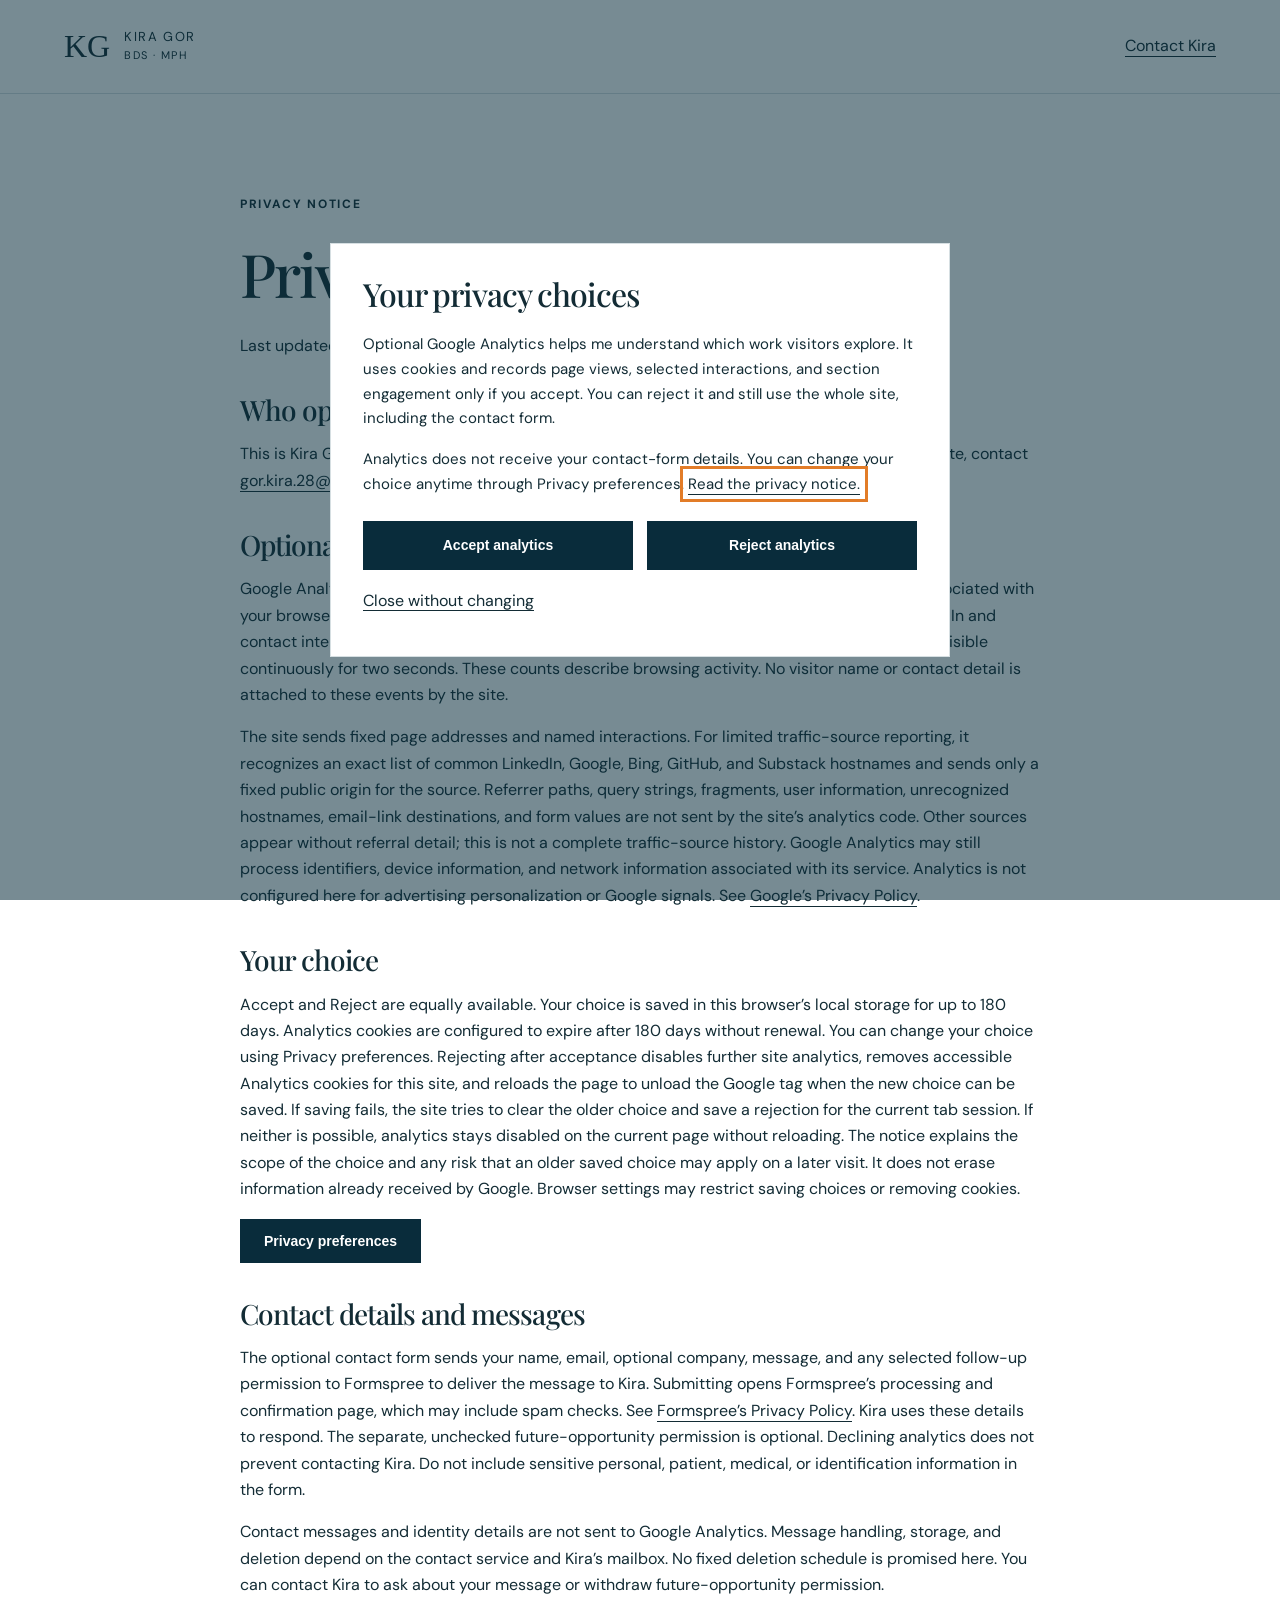
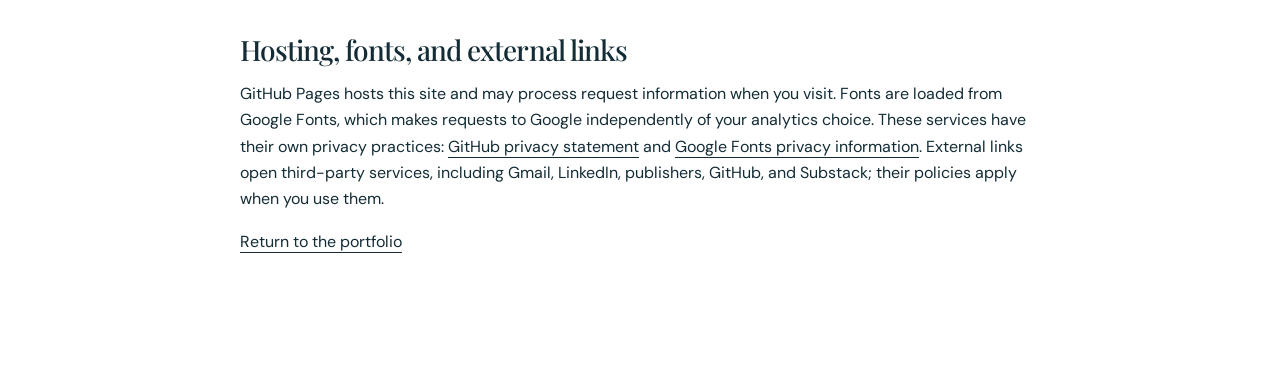
<file: privacy.html>
<!doctype html><html lang="en"><head><meta charset="utf-8"><meta name="viewport" content="width=device-width,initial-scale=1"><meta name="referrer" content="no-referrer"><title>Privacy · Kira Gor</title><link rel="icon" href="favicon.svg"><link rel="stylesheet" href="style.css"></head><body><header><a class="brand" href="index.html">KG<span>KIRA GOR<br><small>BDS · MPH</small></span></a><a href="index.html#contact">Contact Kira</a></header><main class="wrap section privacy-page"><p class="eyebrow">PRIVACY NOTICE</p><h1>Privacy, in plain language.</h1><p>Last updated: October 2, 2026</p><h2>Who operates this site</h2><p>This is Kira Gor’s professional portfolio. For questions about information submitted through this site, contact <a href="mailto:gor.kira.28@gmail.com">gor.kira.28@gmail.com</a>.</p><h2>Optional analytics</h2><p>Google Analytics is off until you accept. If you accept, Google receives technical information associated with your browser and requests, and the site records page views, selected publication, project, LinkedIn and contact interactions, and a section engagement event when at least half of a section heading is visible continuously for two seconds. These counts describe browsing activity. No visitor name or contact detail is attached to these events by the site.</p><p>The site sends fixed page addresses and named interactions. For limited traffic-source reporting, it recognizes an exact list of common LinkedIn, Google, Bing, GitHub, and Substack hostnames and sends only a fixed public origin for the source. Referrer paths, query strings, fragments, user information, unrecognized hostnames, email-link destinations, and form values are not sent by the site’s analytics code. Other sources appear without referral detail; this is not a complete traffic-source history. Google Analytics may still process identifiers, device information, and network information associated with its service. Analytics is not configured here for advertising personalization or Google signals. See <a href="https://policies.google.com/privacy" target="_blank" rel="noopener noreferrer">Google’s Privacy Policy</a>.</p><h2>Your choice</h2><p>Accept and Reject are equally available. Your choice is saved in this browser’s local storage for up to 180 days. Analytics cookies are configured to expire after 180 days without renewal. You can change your choice using Privacy preferences. Rejecting after acceptance disables further site analytics, removes accessible Analytics cookies for this site, and reloads the page to unload the Google tag when the new choice can be saved. If saving fails, the site tries to clear the older choice and save a rejection for the current tab session. If neither is possible, analytics stays disabled on the current page without reloading. The notice explains the scope of the choice and any risk that an older saved choice may apply on a later visit. It does not erase information already received by Google. Browser settings may restrict saving choices or removing cookies.</p><p><button type="button" class="button" data-open-privacy>Privacy preferences</button></p><h2>Contact details and messages</h2><p>The optional contact form sends your name, email, optional company, message, and any selected follow-up permission to Formspree to deliver the message to Kira. Submitting opens Formspree’s processing and confirmation page, which may include spam checks. See <a href="https://formspree.io/legal/privacy-policy/" target="_blank" rel="noopener noreferrer">Formspree’s Privacy Policy</a>. Kira uses these details to respond. The separate, unchecked future-opportunity permission is optional. Declining analytics does not prevent contacting Kira. Do not include sensitive personal, patient, medical, or identification information in the form.</p><p>Contact messages and identity details are not sent to Google Analytics. Message handling, storage, and deletion depend on the contact service and Kira’s mailbox. No fixed deletion schedule is promised here. You can contact Kira to ask about your message or withdraw future-opportunity permission.</p><h2>Hosting, fonts, and external links</h2><p>GitHub Pages hosts this site and may process request information when you visit. Fonts are loaded from Google Fonts, which makes requests to Google independently of your analytics choice. These services have their own privacy practices: <a href="https://docs.github.com/en/site-policy/privacy-policies/github-general-privacy-statement" target="_blank" rel="noopener noreferrer">GitHub privacy statement</a> and <a href="https://developers.google.com/fonts/faq/privacy" target="_blank" rel="noopener noreferrer">Google Fonts privacy information</a>. External links open third-party services, including Gmail, LinkedIn, publishers, GitHub, and Substack; their policies apply when you use them.</p><p><a href="index.html">Return to the portfolio</a></p></main><dialog id="privacy-choices" aria-labelledby="privacy-heading" aria-describedby="privacy-description"><h2 id="privacy-heading">Your privacy choices</h2><p id="privacy-description">Optional Google Analytics helps me understand which work visitors explore. It uses cookies and records page views, selected interactions, and section engagement only if you accept. You can reject it and still use the whole site, including the contact form.</p><p>Analytics does not receive your contact-form details. You can change your choice anytime through Privacy preferences. <a href="privacy.html">Read the privacy notice.</a></p><p id="privacy-save-warning" role="alert" hidden></p><div class="privacy-buttons"><button type="button" class="button" id="accept-analytics">Accept analytics</button><button type="button" class="button" id="reject-analytics">Reject analytics</button></div><button type="button" class="privacy-link" id="close-privacy">Close without changing</button></dialog><p id="privacy-status" class="sr-only" role="status" aria-live="polite"></p><script src="site-config.js"></script><script src="privacy-controls.js"></script></body></html>
</file>
<file: style.css>
@import url('https://fonts.googleapis.com/css2?family=DM+Sans:wght@400;500;600;700&family=Playfair+Display:ital,wght@0,500;0,600;0,700;1,500;1,600&display=swap');
:root{--ink:#132c35;--navy:#092c3b;--blue:#005b73;--lime:#d9ef78;--paper:#f6f8f9;--muted:#53666d;--line:#d6dfe2}*{box-sizing:border-box}html{scroll-behavior:smooth;scroll-padding-top:100px}body{margin:0;color:var(--ink);background:#fff;font:16px/1.65 'DM Sans',Arial,sans-serif}a{color:inherit;text-underline-offset:5px}button,a{touch-action:manipulation}a:focus-visible,button:focus-visible,summary:focus-visible{outline:3px solid #e27c28;outline-offset:5px}h1,h2,h3,h4,p,figure{margin:0}h1,h2,h3{line-height:1.12;letter-spacing:-.035em}h1,h2{font-family:'Playfair Display',Georgia,serif;font-weight:500}em{font-weight:500;color:var(--blue)}p{margin-bottom:1rem}img{max-width:100%;display:block}header{display:flex;align-items:center;justify-content:space-between;padding:20px 5%;border-bottom:1px solid var(--line);gap:24px}.brand{display:flex;gap:14px;align-items:center;font-family:Georgia,serif;font-size:32px;text-decoration:none}.brand>span{font-family:'DM Sans',Arial,sans-serif;font-size:13px;line-height:1.4;letter-spacing:.12em}.brand small{font-size:11px;letter-spacing:.13em;font-weight:400}nav{display:flex;gap:28px;align-items:center;font-size:14px}nav a{text-decoration:none}.nav-contact{border:1px solid var(--ink);padding:10px 18px}.wrap{width:min(1180px,90%);margin:auto}.hero{display:grid;grid-template-columns:1.35fr 1fr;gap:7%;padding:70px 0 64px;align-items:center}.eyebrow{font-size:12px;font-weight:700;letter-spacing:.14em;line-height:1.8;margin-bottom:25px}.hero h1{font-size:clamp(42px,5.3vw,76px)}.lead{font-size:19px;line-height:1.7;max-width:555px;margin-top:28px;color:var(--muted)}.actions{display:flex;align-items:center;gap:27px;margin:34px 0}.button{display:inline-block;background:var(--navy);color:white;text-decoration:none;padding:13px 23px;border:1px solid var(--navy);font-size:14px;font-weight:600;transition:background .2s}.button:hover{background:#126478}.text-link{font-size:14px;font-weight:600}.location{font-size:12px;color:var(--muted)}.portrait{position:relative;padding:0 0 28px 26px}.portrait:before{content:'';position:absolute;left:0;bottom:0;width:82%;height:80%;background:var(--lime);z-index:-1}.portrait img{width:100%;height:470px;object-fit:cover;object-position:50% 32%;border-radius:140px 140px 0 0}.portrait figcaption{background:var(--navy);color:white;padding:20px 24px;position:relative;margin:-22px 20px 0 -12px;display:grid;gap:3px}.portrait figcaption span{font-size:12px}.portrait figcaption span:first-child{font-size:10px;letter-spacing:.13em;color:var(--lime)}.portrait strong{font-family:Georgia,serif;font-size:23px;font-weight:400}.proof-strip{background:var(--navy);color:white}.proof-inner{display:flex;justify-content:space-between;padding:28px 0;gap:35px}.proof-inner>a{display:flex;align-items:center;gap:17px;margin:0}.proof-inner strong{font:42px/1 Georgia,serif;color:var(--lime)}.proof-inner span{font-size:13px;max-width:190px}.section{padding-top:100px;padding-bottom:100px}.section-head{margin-bottom:44px;max-width:700px}.section-head h2{font-size:clamp(36px,4vw,54px);margin-bottom:20px}.section-head>p:last-child{color:var(--muted);font-size:18px;max-width:580px}.section-head .eyebrow{margin-bottom:15px}.feature{border:1px solid var(--line);padding:36px}.feature-top{display:flex;justify-content:space-between;gap:15px;margin-bottom:28px}.tag,.issue{font-size:11px;font-weight:700;letter-spacing:.1em}.tag{color:var(--blue)}.issue{color:var(--muted)}.atlas{background:var(--paper)}.atlas h3{font-size:42px;margin-bottom:20px}.feature-intro{max-width:650px;color:var(--muted)}.image-link{display:block;background:white;margin:30px -4px}.image-link img{width:100%}.project-bottom{display:grid;grid-template-columns:repeat(3,1fr);gap:30px;margin:32px 0 15px}.project-bottom h4{font-size:14px;margin-bottom:10px}.project-bottom p{font-size:14px;color:var(--muted)}details{border-top:1px solid var(--line);border-bottom:1px solid var(--line);padding:20px 0}summary{cursor:pointer;font-weight:600;font-size:14px}.detail-grid{display:grid;grid-template-columns:1fr 1fr;gap:25px;margin-top:25px;font-size:14px}.detail-grid img{width:100%;align-self:start}.caution{font-size:12px;color:var(--muted);line-height:1.7}.project-footer{display:flex;justify-content:space-between;gap:25px;align-items:center;padding-top:25px}.chips{display:flex;gap:8px;flex-wrap:wrap}.chips span{border:1px solid #bdccd1;border-radius:30px;padding:4px 10px;font-size:11px}.award{margin-top:28px;display:grid;grid-template-columns:1fr 1fr;gap:45px;align-items:center}.award h3{font:40px/1.15 'Playfair Display',Georgia,serif;letter-spacing:-.03em;margin-bottom:22px}.award .eyebrow{font-size:11px;margin-bottom:16px}.award p{font-size:15px}.award blockquote{margin:23px 0;padding-left:18px;border-left:3px solid var(--lime);font-size:14px}.award .award-label{font-weight:700;font-size:13px}.award .caution{font-size:12px}.award img{width:100%}.award figcaption{font-size:12px;color:var(--muted);margin-top:10px}.research-band{background:var(--navy);color:white}.research-band em{color:var(--lime)}.research-band .section-head>p:last-child{color:#b8cbd1}.papers{display:grid;grid-template-columns:repeat(3,1fr);gap:30px}.papers>a{border-top:1px solid #52717a;padding-top:24px;text-decoration:none;display:flex;flex-direction:column;gap:22px}.paper-year{display:flex;gap:18px;align-items:center;font-size:14px;color:#c3d3d8}.paper-year b{font-size:10px;letter-spacing:.08em;border:1px solid #52717a;padding:3px 8px;color:var(--lime)}.papers h3{font:25px/1.35 Georgia,serif;letter-spacing:0}.papers p{color:#c3d3d8;font-size:14px;margin:0}.papers>a>span:last-child{font-size:12px;color:#a2c0c9;margin-top:auto}.papers a:hover h3{text-decoration:underline;text-underline-offset:5px}.writing-grid{display:grid;grid-template-columns:1.2fr 1fr;gap:60px}.demo{background:var(--paper);padding:35px;border-top:4px solid var(--lime)}.demo h3{font-size:30px;margin:17px 0}.demo p{font-size:14px}.demo .caution{font-size:12px}.demo>a{font-size:12px}.toggle{display:flex;gap:5px;flex-wrap:wrap;margin:24px 0}.toggle button{font:12px 'DM Sans',Arial,sans-serif;padding:9px 11px;cursor:pointer;border:1px solid #b5c6cc;background:white;color:var(--ink)}.toggle .selected{background:var(--navy);color:white}.rate{margin-bottom:20px}.rate-label{display:flex;justify-content:space-between;font-size:13px}.bar-track{height:13px;background:#dce5e8;margin-top:7px}.bar{height:100%;background:var(--blue);transition:width .35s}.rate:nth-child(2) .bar{background:#89a7b1}#rates{min-height:124px}.writing-list>a:not(.button){display:block;text-decoration:none;padding:0 0 30px;margin-bottom:30px;border-bottom:1px solid var(--line)}.writing-list span{font-size:11px;color:var(--blue);letter-spacing:.12em}.writing-list h3{font:27px/1.25 Georgia,serif;margin:14px 0}.writing-list p{font-size:15px;color:var(--muted)}.writing-list>a:hover h3{text-decoration:underline}.experience-band{background:var(--paper)}.timeline article{display:grid;grid-template-columns:230px 1fr;gap:35px;padding:26px 0;border-top:1px solid var(--line)}.timeline time{font-size:12px;letter-spacing:.07em;color:var(--muted);padding-top:5px}.timeline h3{font-size:23px}.timeline h4{font-size:14px;font-weight:500;color:var(--blue);margin:8px 0}.timeline p{font-size:15px;margin:0;color:var(--muted);max-width:680px}.education{border-top:2px solid var(--ink);display:grid;grid-template-columns:repeat(3,1fr);gap:30px;margin-top:40px;padding-top:30px;font-size:14px}.evidence-grid{display:grid;grid-template-columns:repeat(3,1fr);gap:35px}.evidence-grid article{border-top:1px solid var(--line);padding-top:20px}.index{font:28px Georgia,serif;color:var(--blue)}.evidence-grid h3{font-size:21px;margin:20px 0 16px}.evidence-grid p{font-size:14px;color:var(--muted)}.evidence-grid a{font-size:14px;font-weight:600}.evidence-note{font-size:12px;color:var(--muted);margin:40px 0 0;max-width:850px}.contact{background:var(--navy);color:white;padding:80px 0}.contact h2{font-size:clamp(37px,4.5vw,64px);margin-bottom:25px}.contact em{color:var(--lime)}.contact p{max-width:670px;color:#c3d3d8}.contact .eyebrow{color:var(--lime)}.contact .sponsorship{font-size:14px}.light{background:var(--lime);color:var(--ink);border-color:var(--lime);margin-top:15px}.light:hover{background:white}.socials{display:flex;gap:28px;font-size:14px;margin-top:30px}footer{display:flex;justify-content:space-between;gap:20px;padding-top:28px;padding-bottom:28px;font-size:12px;color:var(--muted)}.skip{position:absolute;top:-100px;background:white;padding:12px;z-index:10}.skip:focus{top:0}@media(max-width:850px){nav{gap:15px}nav a{font-size:12px}.hero{gap:30px}.portrait img{height:400px}.hero h1{font-size:48px}.proof-inner{gap:20px}.proof-inner strong{font-size:32px}.proof-inner span{font-size:11px}.award{gap:25px;padding:25px}.papers{gap:22px}.writing-grid{gap:25px}.timeline article{grid-template-columns:180px 1fr}}@media(max-width:600px){header{padding:16px 5%;align-items:flex-start}.brand{font-size:28px}.brand>span{font-size:11px}nav{justify-content:flex-end;gap:12px;flex-wrap:wrap;max-width:210px}nav .nav-contact{padding:0;border:0}.hero{grid-template-columns:1fr;padding:42px 0}.hero h1{font-size:48px}.lead{font-size:17px}.hero .eyebrow{font-size:10px}.portrait{max-width:370px;width:100%;margin:10px auto 0}.portrait img{height:400px}.location{font-size:11px}.proof-inner{align-items:flex-start;padding:25px 0;gap:12px}.proof-inner>a{display:block;flex:1}.proof-inner strong{display:block;margin-bottom:8px;font-size:32px}.proof-inner span{display:block;font-size:11px}.section{padding-top:65px;padding-bottom:65px}.section-head h2{font-size:39px}.section-head>p:last-child{font-size:16px}.feature{padding:22px}.feature-top{display:block}.issue{display:none}.atlas h3{font-size:32px}.feature-intro{font-size:15px}.project-bottom,.detail-grid{grid-template-columns:1fr;gap:12px}.project-footer{display:block}.project-footer .button{margin-top:24px}.award{grid-template-columns:1fr}.award h3{font-size:34px}.papers{grid-template-columns:1fr;gap:38px}.papers>a{gap:15px}.writing-grid{grid-template-columns:1fr;gap:38px}.demo{padding:24px}.timeline article{grid-template-columns:1fr;gap:12px}.education,.evidence-grid{grid-template-columns:1fr;gap:25px}.education p{margin:0}.contact{padding:60px 0}.contact h2{font-size:39px}footer{flex-wrap:wrap}.actions{gap:20px}.button{font-size:13px}.text-link{font-size:13px}}@media(prefers-reduced-motion:reduce){html{scroll-behavior:auto}.bar{transition:none}}

.actions{flex-wrap:wrap}.contact-details{margin:26px 0 18px}.email-address{font-size:clamp(19px,3vw,29px);font-weight:500;overflow-wrap:anywhere}.contact-details p{margin:10px 0;font-size:15px}.contact-actions{display:flex;gap:12px;flex-wrap:wrap;align-items:center}.contact-actions .button{margin:0;min-height:48px;cursor:pointer;font-family:inherit}.outline{background:transparent;border-color:#8eabb5;color:white}.outline:hover{background:#214959}.copy-status{min-height:24px;font-size:13px!important;margin:9px 0 0!important}.mail-app{font-size:13px}.socials a{display:inline-flex;align-items:center;min-height:44px}nav a{display:inline-flex;align-items:center;min-height:42px}.toggle button{min-height:44px}@media(max-width:600px){nav .nav-contact{padding:4px 10px;border:1px solid var(--line);border-radius:24px;min-height:34px}nav{gap:3px 12px}nav a{min-height:34px}.contact-actions{gap:10px}.contact-actions .button{padding:12px 16px}.hero .actions a{min-height:44px;display:inline-flex;align-items:center}}

.proof-inner>a{text-decoration:none;min-height:44px}.proof-inner>a:hover span,.proof-inner>a:focus-visible span{text-decoration:underline;text-underline-offset:5px}


/* Privacy controls and optional contact form. */
[hidden]{display:none!important}.privacy-link{border:0;background:none;padding:4px 0;color:inherit;text-decoration:underline;text-underline-offset:4px;font:inherit;cursor:pointer;min-height:44px}dialog{width:min(620px,92vw);max-height:85dvh;overflow:auto;border:1px solid var(--line);padding:32px;color:var(--ink);background:white}dialog::backdrop{background:rgba(9,44,59,.55)}dialog h2{font-size:32px;margin-bottom:20px}dialog p{font-size:15px}.privacy-buttons{display:grid;grid-template-columns:1fr 1fr;gap:14px;margin:24px 0 10px}.privacy-buttons .button{font:600 14px/1.5 Arial,sans-serif;cursor:pointer;min-height:48px}.sr-only{position:absolute;width:1px;height:1px;padding:0;margin:-1px;overflow:hidden;clip:rect(0,0,0,0);white-space:nowrap;border:0}.recruiter-contact{border-top:1px solid #52717a;padding-top:32px;margin-top:38px;max-width:740px}.recruiter-contact h3{font:30px/1.2 Georgia,serif;margin-bottom:15px}.form-grid{display:grid;grid-template-columns:1fr 1fr;gap:20px}#recruiter-form label{display:block;font-size:14px;font-weight:600;margin:18px 0 7px}#recruiter-form input:not([type=checkbox]),#recruiter-form textarea{width:100%;border:1px solid #8eabb5;border-radius:0;background:white;color:var(--ink);padding:12px;font:16px/1.5 Arial,sans-serif}#recruiter-form textarea{resize:vertical}input:focus-visible,textarea:focus-visible{outline:3px solid #e27c28;outline-offset:3px}#recruiter-form .checkbox-label{display:flex;align-items:flex-start;gap:12px;font-weight:400}#recruiter-form input[type=checkbox]{width:20px;height:20px;flex:none;margin-top:3px;accent-color:var(--lime)}.contact .form-note{font-size:13px;margin-top:12px;max-width:none}#form-status{min-height:30px;margin-top:18px}button:disabled{opacity:.65;cursor:wait}.privacy-page{max-width:800px}.privacy-page h1{font-size:clamp(36px,5vw,60px);margin-bottom:25px}.privacy-page h2{font-size:28px;margin:35px 0 16px}.privacy-page p{max-width:75ch}@media(max-width:600px){.form-grid{grid-template-columns:1fr;gap:0}dialog{padding:24px}.privacy-buttons{grid-template-columns:1fr}.privacy-buttons .button{width:100%}}

.project-grid{display:grid;grid-template-columns:repeat(2,minmax(0,1fr));gap:28px;margin-top:28px}.portfolio-card{border:1px solid var(--line);padding:30px;display:flex;flex-direction:column;align-items:flex-start;background:#fff}.portfolio-card h3{font:34px/1.15 'Playfair Display',Georgia,serif;letter-spacing:-.03em;margin-bottom:18px}.portfolio-card .feature-intro{min-height:82px}.project-image{display:block;width:100%;margin:22px 0;background:var(--paper);border:1px solid var(--line)}.project-image img{width:100%;aspect-ratio:16/9;object-fit:contain}.project-result{font-size:14px;color:var(--muted);margin-bottom:18px}.portfolio-card .chips{margin-top:auto;margin-bottom:22px}.portfolio-card .button{margin-top:0}@media(max-width:760px){.project-grid{grid-template-columns:1fr}.portfolio-card .feature-intro{min-height:0}}
</file>
